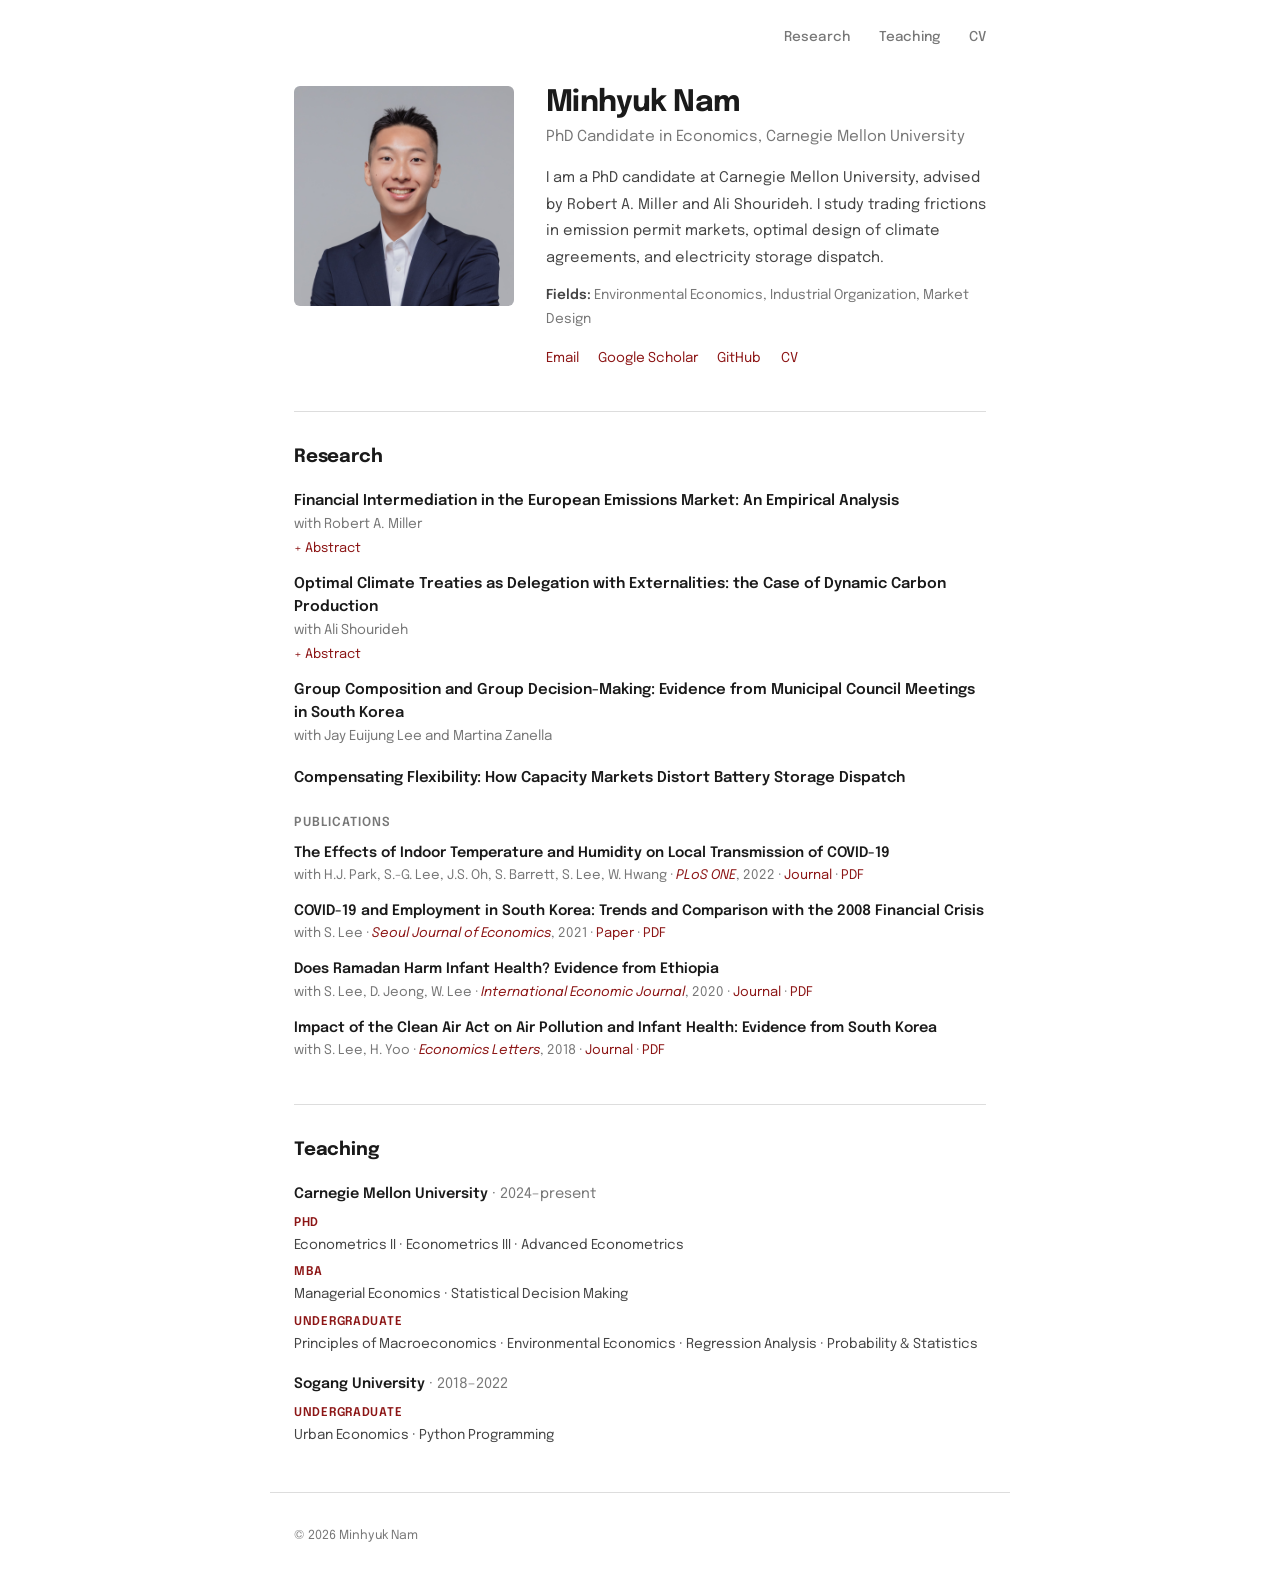
<file: index.html>
<!DOCTYPE html>
<html lang="en">
<head>
<meta charset="UTF-8">
<meta name="viewport" content="width=device-width, initial-scale=1.0">
<title>Minhyuk Nam</title>
<link href="https://fonts.googleapis.com/css2?family=Epilogue:wght@300;400;500;600;700&display=swap" rel="stylesheet">
<style>
:root {
  --ink: #1a1a1a;
  --body: #444;
  --muted: #777;
  --accent: #8C1515;
  --border: #ddd;
  --bg: #fff;
}
*, *::before, *::after { box-sizing: border-box; margin: 0; padding: 0; }
html { scroll-behavior: smooth; }
body {
  font-family: 'Epilogue', system-ui, -apple-system, sans-serif;
  color: var(--body);
  background: var(--bg);
  font-size: 15px;
  line-height: 1.75;
  -webkit-font-smoothing: antialiased;
}
::selection { background: #e8d5d5; }
a { color: var(--accent); text-decoration: none; }
a:hover { text-decoration: underline; }

/* ── Nav ── */
nav {
  max-width: 740px; margin: 0 auto;
  padding: 1.6rem 1.5rem .8rem;
  display: flex; justify-content: flex-end; gap: 1.8rem;
}
nav a { font-size: .85rem; font-weight: 500; color: var(--muted); letter-spacing: .01em; }
nav a:hover { color: var(--ink); text-decoration: none; }

/* ── Hero / About ── */
.hero {
  max-width: 740px; margin: 0 auto;
  padding: 1.5rem 1.5rem 2.5rem;
  display: grid; grid-template-columns: 220px 1fr; gap: 2rem; align-items: start;
}
.hero-photo {
  width: 100%; border-radius: 6px; overflow: hidden;
  background: #f0f0f0;
}
.hero-photo img { width: 100%; height: auto; display: block; }
.hero-text h1 { font-size: 1.85rem; font-weight: 700; color: var(--ink); line-height: 1.2; margin-bottom: .15rem; letter-spacing: -.02em; }
.hero-text .role { font-size: .95rem; color: var(--muted); margin-bottom: .9rem; }
.hero-text .bio { font-size: .92rem; line-height: 1.8; color: var(--body); }
.hero-text .fields { margin-top: .8rem; font-size: .85rem; color: var(--muted); }
.hero-text .fields strong { color: var(--body); font-weight: 600; }
.hero-text .links { margin-top: 1rem; display: flex; gap: 1.2rem; font-size: .85rem; flex-wrap: wrap; }

/* ── Sections ── */
.container { max-width: 740px; margin: 0 auto; padding: 0 1.5rem; }
.section { padding: 1.8rem 0; border-top: 1px solid var(--border); }
.section h2 { font-size: 1.15rem; font-weight: 700; color: var(--ink); margin-bottom: 1rem; letter-spacing: -.01em; }

/* ── Papers ── */
.paper { margin-bottom: 1.1rem; }
.paper .title { font-weight: 600; font-size: .93rem; color: var(--ink); line-height: 1.55; }
.paper .meta { font-size: .85rem; color: var(--muted); margin-top: .05rem; }
.paper .meta em { font-style: italic; color: var(--accent); }
.paper .paper-links { margin-top: .3rem; display: flex; gap: .8rem; font-size: .82rem; }
.paper .paper-links a, .paper .paper-links button {
  font-family: inherit; font-size: .82rem; color: var(--accent);
  background: none; border: none; padding: 0; cursor: pointer;
}
.paper .paper-links a:hover, .paper .paper-links button:hover { text-decoration: underline; }
.paper .abstract {
  display: none; margin-top: .5rem; padding: .7rem 0 .7rem 1rem;
  border-left: 2px solid var(--border); font-size: .85rem; line-height: 1.8; color: var(--muted);
}
.paper .abstract.open { display: block; }

/* ── Publications ── */
.pub { margin-bottom: .8rem; }
.pub .title { font-weight: 600; font-size: .9rem; color: var(--ink); line-height: 1.55; }
.pub .meta { font-size: .83rem; color: var(--muted); }
.pub .meta em { font-style: italic; color: var(--accent); }

/* ── Teaching ── */
.teach-group { margin-bottom: 1rem; }
.teach-group h4 { font-size: .9rem; font-weight: 600; color: var(--ink); margin-bottom: .15rem; }
.teach-group h4 span { font-weight: 400; color: var(--muted); }
.teach-level { font-size: .75rem; font-weight: 600; text-transform: uppercase; letter-spacing: .06em; color: var(--accent); margin-top: .35rem; }
.teach-courses { font-size: .85rem; color: var(--body); line-height: 1.7; }

/* ── Footer ── */
footer { max-width: 740px; margin: 0 auto; padding: 2rem 1.5rem; border-top: 1px solid var(--border); font-size: .78rem; color: var(--muted); }

/* ── Mobile ── */
@media (max-width: 640px) {
  .hero { grid-template-columns: 1fr; gap: 1.2rem; }
  .hero-photo { width: 180px; }
  nav { padding: 1.2rem 1.5rem .5rem; gap: 1.2rem; }
}
</style>
</head>
<body>

<nav>
  <a href="#research">Research</a>
  <a href="#teaching">Teaching</a>
  <a href="files/cv/Minhyuk_Nam_CV.pdf">CV</a>
</nav>

<div class="hero">
  <div class="hero-photo"><img src="assets/photo.jpeg" alt="Minhyuk Nam"></div>
  <div class="hero-text">
    <h1>Minhyuk Nam</h1>
    <p class="role">PhD Candidate in Economics, Carnegie Mellon University</p>
    <p class="bio">
      I am a PhD candidate at Carnegie Mellon University, advised by
      Robert A. Miller and Ali Shourideh. I study trading frictions
      in emission permit markets, optimal design of climate agreements,
      and electricity storage dispatch.
    </p>
    <p class="fields"><strong>Fields:</strong> Environmental Economics, Industrial Organization, Market Design</p>
    <div class="links">
      <a href="mailto:minhyukn@andrew.cmu.edu">Email</a>
      <a href="https://scholar.google.com/citations?user=CK2TsPYAAAAJ&hl=en">Google Scholar</a>
      <a href="https://github.com/mhnam">GitHub</a>
      <a href="files/cv/Minhyuk_Nam_CV.pdf">CV</a>
    </div>
  </div>
</div>

<div class="container">
  <div class="section" id="research">
    <h2>Research</h2>

    <div class="paper">
      <div class="title">Financial Intermediation in the European Emissions Market: An Empirical Analysis</div>
      <div class="meta">with Robert A. Miller</div>
      <div class="paper-links">
        <button onclick="toggle(this)">+ Abstract</button>
      </div>
      <div class="abstract">The foundational literature on cap-and-trade &mdash; Montgomery (1972), Rubin (1996) &mdash; establishes that emission permit markets achieve cost-effective allocations under competitive equilibrium. Competitive equilibrium, however, requires a Walrasian price-clearing mechanism that does not exist in practice: in the EU Emissions Trading System, firms must find counterparties through costly search, pay to access centralized platforms, and negotiate bilaterally in decentralized markets. Using the complete record of allowance transfers from the Union Transaction Log, we compile a new transaction-level dataset covering all three trading venues &mdash; government auctions, the exchange limit-order market, and over-the-counter bilateral trades &mdash; and document patterns inconsistent with the competitive benchmark: persistent cross-venue price dispersion, inefficient inventory holdings, and active financial intermediation. We develop a continuous-time search and matching model that captures these institutional features. Heterogeneous emitters choose which venues to access, how intensely to search for OTC counterparties, and how much to trade; symmetric financial intermediaries (banks) buy from surplus firms and sell to deficit firms, earning an intermediation spread that exists only because of frictions. The model nests competitive equilibrium &mdash; where banks are redundant &mdash; as a benchmark, and the gap between the two equilibria provides the metric for measuring the cost of frictions and the value of intermediation. We specify a parametric version of the model and establish identification of all structural parameters. Estimation by full-solution methods is in progress. The estimated model will enable counterfactual analysis of market design, including the welfare consequences of financial participation.</div>
    </div>

    <div class="paper">
      <div class="title">Optimal Climate Treaties as Delegation with Externalities: the Case of Dynamic Carbon Production</div>
      <div class="meta">with Ali Shourideh</div>
      <div class="paper-links">
        <button onclick="toggle(this)">+ Abstract</button>
      </div>
      <div class="abstract">International climate agreements must delegate emission decisions to sovereign countries that hold private information about their abatement costs while managing a global externality whose damages depend on the cumulative stock of atmospheric carbon. We formulate this problem using dynamic mechanism design and characterize the structure of optimal agreements. Our two main results are that optimal treaties exhibit a cutoff structure in which countries with sufficiently low abatement costs are induced to reduce emissions, and we derive conditions under which simple &ldquo;total carbon budget&rdquo; mechanisms implement the social optimum.</div>
    </div>

    <div class="paper">
      <div class="title">Group Composition and Group Decision-Making: Evidence from Municipal Council Meetings in South Korea</div>
      <div class="meta">with Jay Euijung Lee and Martina Zanella</div>
    </div>

    <div class="paper">
      <div class="title">Compensating Flexibility: How Capacity Markets Distort Battery Storage Dispatch</div>
    </div>

    <div style="font-size:.78rem;font-weight:600;text-transform:uppercase;letter-spacing:.08em;color:var(--muted);margin-top:1.4rem;margin-bottom:.5rem;">Publications</div>

    <div class="pub">
      <div class="title">The Effects of Indoor Temperature and Humidity on Local Transmission of COVID-19</div>
      <div class="meta">with H.J. Park, S.-G. Lee, J.S. Oh, S. Barrett, S. Lee, W. Hwang &middot; <em>PLoS ONE</em>, 2022 &middot; <a href="https://journals.plos.org/plosone/article?id=10.1371/journal.pone.0271760">Journal</a> &middot; <a href="files/papers/journal.pone.0271760.pdf">PDF</a></div>
    </div>

    <div class="pub">
      <div class="title">COVID-19 and Employment in South Korea: Trends and Comparison with the 2008 Financial Crisis</div>
      <div class="meta">with S. Lee &middot; <em>Seoul Journal of Economics</em>, 2021 &middot; <a href="https://papers.ssrn.com/sol3/papers.cfm?abstract_id=3785065">Paper</a> &middot; <a href="files/papers/COVID-19 and Employment in South Korea.pdf">PDF</a></div>
    </div>

    <div class="pub">
      <div class="title">Does Ramadan Harm Infant Health? Evidence from Ethiopia</div>
      <div class="meta">with S. Lee, D. Jeong, W. Lee &middot; <em>International Economic Journal</em>, 2020 &middot; <a href="https://www.tandfonline.com/doi/full/10.1080/10168737.2020.1811750">Journal</a> &middot; <a href="files/papers/Does Ramadan Harm Infant Health Evidence from Ethiopia.pdf">PDF</a></div>
    </div>

    <div class="pub">
      <div class="title">Impact of the Clean Air Act on Air Pollution and Infant Health: Evidence from South Korea</div>
      <div class="meta">with S. Lee, H. Yoo &middot; <em>Economics Letters</em>, 2018 &middot; <a href="https://www.sciencedirect.com/science/article/abs/pii/S0165176518301393">Journal</a> &middot; <a href="files/papers/Impact of the Clean Air Act on air pollution and infant health Evidence from South Korea.pdf">PDF</a></div>
    </div>
  </div>

  <div class="section" id="teaching">
    <h2>Teaching</h2>
    <div class="teach-group">
      <h4>Carnegie Mellon University <span>&middot; 2024&ndash;present</span></h4>
      <div class="teach-level">PhD</div>
      <div class="teach-courses">Econometrics II &middot; Econometrics III &middot; Advanced Econometrics</div>
      <div class="teach-level">MBA</div>
      <div class="teach-courses">Managerial Economics &middot; Statistical Decision Making</div>
      <div class="teach-level">Undergraduate</div>
      <div class="teach-courses">Principles of Macroeconomics &middot; Environmental Economics &middot; Regression Analysis &middot; Probability &amp; Statistics</div>
    </div>
    <div class="teach-group">
      <h4>Sogang University <span>&middot; 2018&ndash;2022</span></h4>
      <div class="teach-level">Undergraduate</div>
      <div class="teach-courses">Urban Economics &middot; Python Programming</div>
    </div>
  </div>
</div>

<footer>&copy; 2026 Minhyuk Nam</footer>

<script>
function toggle(btn) {
  const abs = btn.parentElement.nextElementSibling;
  const open = abs.classList.toggle('open');
  btn.textContent = open ? '\u2212 Abstract' : '+ Abstract';
}
</script>
</body>
</html>
</file>
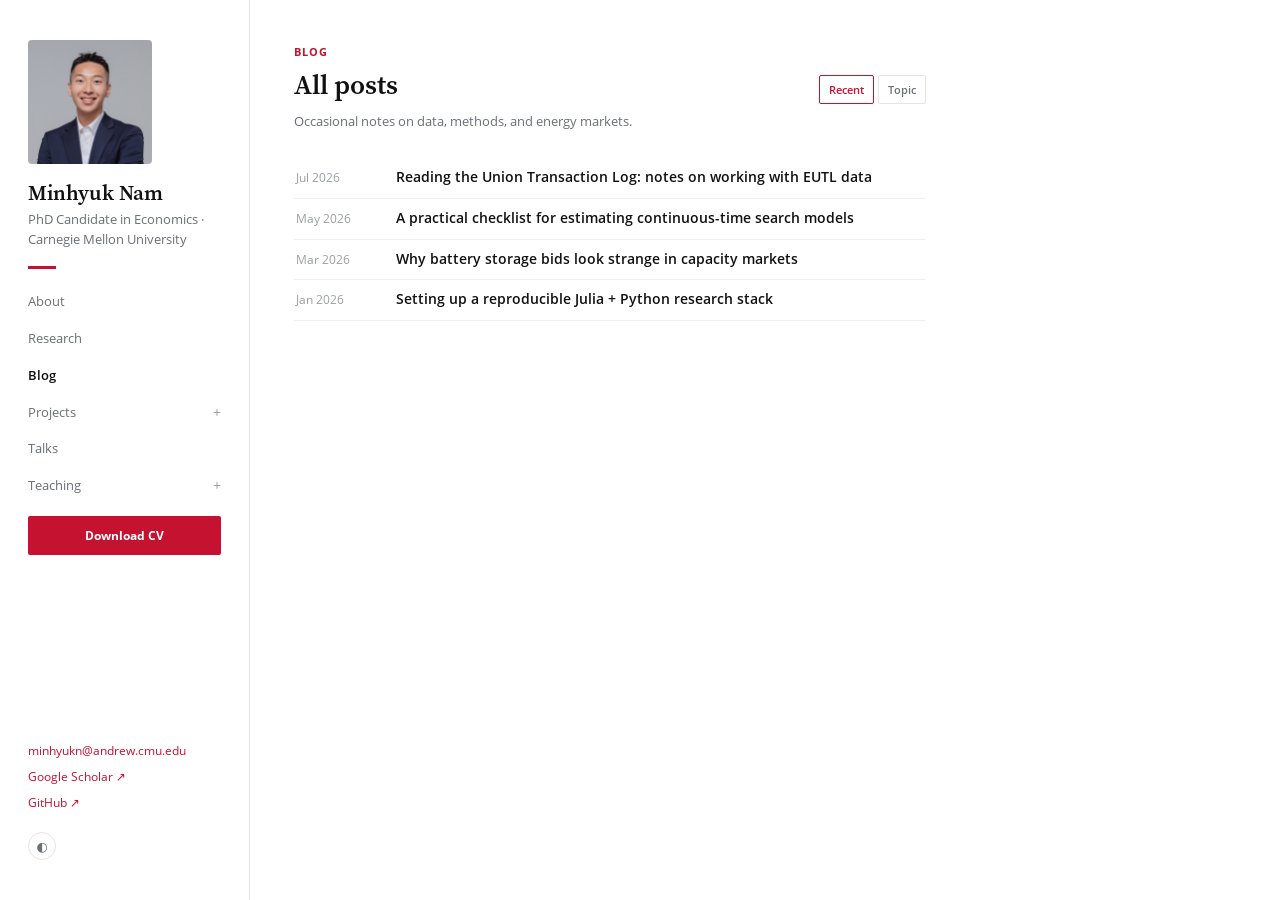
<file: blog.html>
<!DOCTYPE html>
<html lang="en">
<head>
<meta charset="utf-8">
<meta name="viewport" content="width=device-width, initial-scale=1">
<title>Blog — Minhyuk Nam</title>
<link rel="stylesheet" href="assets/css/site.css">
</head>
<body data-page="blog">
<div class="shell">
  <aside id="sidebar" class="sidebar"></aside>
  <main class="content">
    <div id="mobilebar" class="mobilebar"></div>
    <div class="page">
      <div class="eyebrow">Blog</div>
      <div class="sechead" style="margin-bottom:4px">
        <h1>All posts</h1>
        <div class="sortbtns" id="post-sort"></div>
      </div>
      <p class="lede">Occasional notes on data, methods, and energy markets.</p>
      <div class="rows norule" id="posts"></div>
    </div>
  </main>
</div>
<script src="content.js"></script>
<script src="assets/js/site.js"></script>
</body>
</html>
</file>
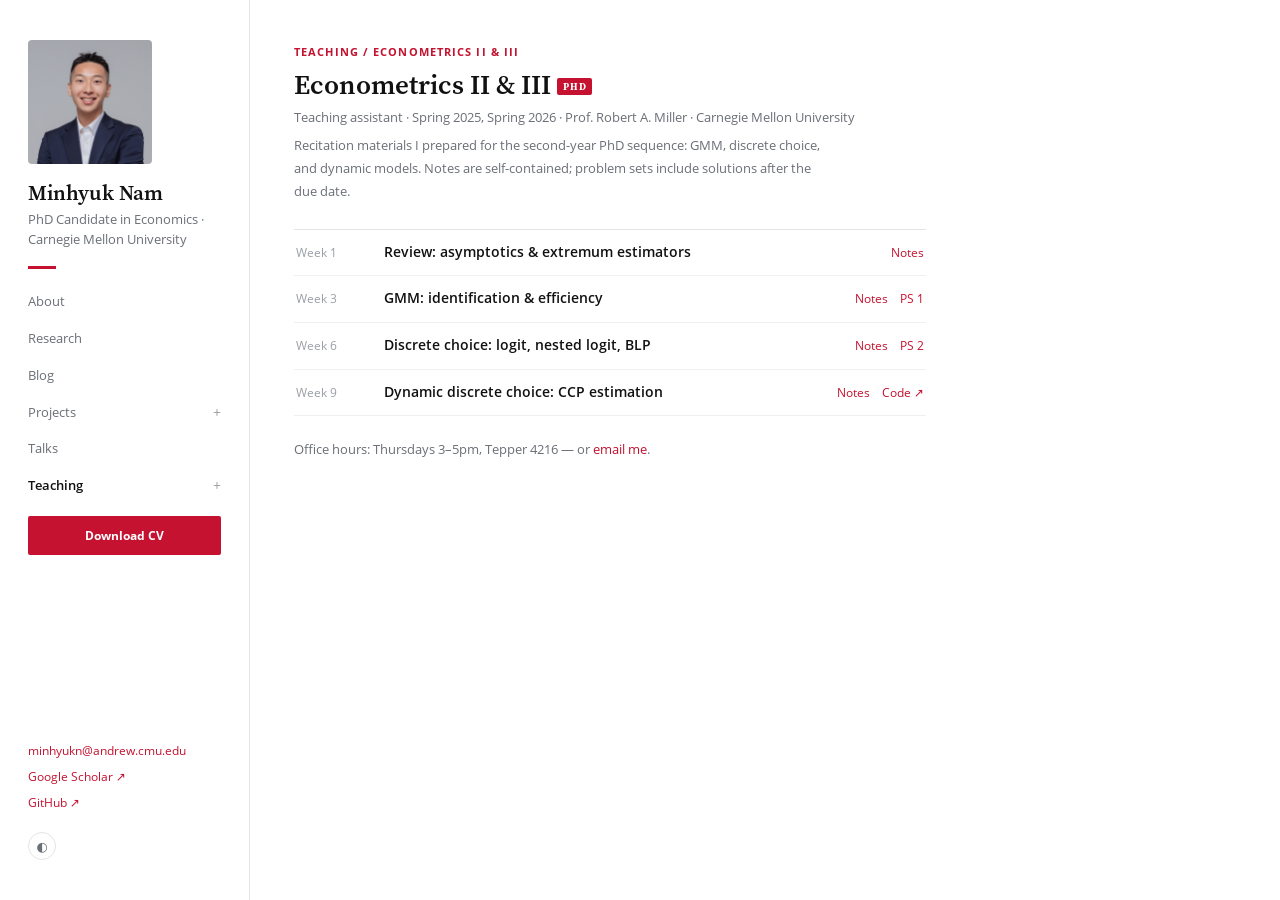
<file: course-econometrics.html>
<!DOCTYPE html>
<html lang="en">
<head>
<meta charset="utf-8">
<meta name="viewport" content="width=device-width, initial-scale=1">
<title>Econometrics II &amp; III — Minhyuk Nam</title>
<link rel="stylesheet" href="assets/css/site.css">
</head>
<body data-page="teaching">
<div class="shell">
  <aside id="sidebar" class="sidebar"></aside>
  <main class="content">
    <div id="mobilebar" class="mobilebar"></div>
    <div class="page">
      <div class="eyebrow"><a href="teaching.html">Teaching</a> / Econometrics II &amp; III</div>
      <h1>Econometrics II &amp; III <span class="jmp" style="vertical-align:4px">PhD</span></h1>
      <p class="lede" style="margin-bottom:6px">Teaching assistant · Spring 2025, Spring 2026 · Prof. Robert A. Miller · Carnegie Mellon University</p>
      <p class="lede" style="max-width:540px">Recitation materials I prepared for the second-year PhD sequence: GMM, discrete choice, and dynamic models. Notes are self-contained; problem sets include solutions after the due date.</p>
      <div style="border-top:1px solid var(--line)">
        <div class="weekrow"><span class="wk">Week 1</span><span class="wt">Review: asymptotics &amp; extremum estimators</span><span class="wlinks"><a href="files/teaching/econII-week1.pdf">Notes</a></span></div>
        <div class="weekrow"><span class="wk">Week 3</span><span class="wt">GMM: identification &amp; efficiency</span><span class="wlinks"><a href="files/teaching/econII-week3.pdf">Notes</a><a href="files/teaching/econII-ps1.pdf">PS 1</a></span></div>
        <div class="weekrow"><span class="wk">Week 6</span><span class="wt">Discrete choice: logit, nested logit, BLP</span><span class="wlinks"><a href="files/teaching/econII-week6.pdf">Notes</a><a href="files/teaching/econII-ps2.pdf">PS 2</a></span></div>
        <div class="weekrow"><span class="wk">Week 9</span><span class="wt">Dynamic discrete choice: CCP estimation</span><span class="wlinks"><a href="files/teaching/econII-week9.pdf">Notes</a><a href="https://github.com/mhnam">Code ↗</a></span></div>
      </div>
      <p class="lede" style="margin-top:22px">Office hours: Thursdays 3–5pm, Tepper 4216 — or <a href="mailto:minhyukn@andrew.cmu.edu">email me</a>.</p>
    </div>
  </main>
</div>
<script src="content.js"></script>
<script src="assets/js/site.js"></script>
</body>
</html>
</file>
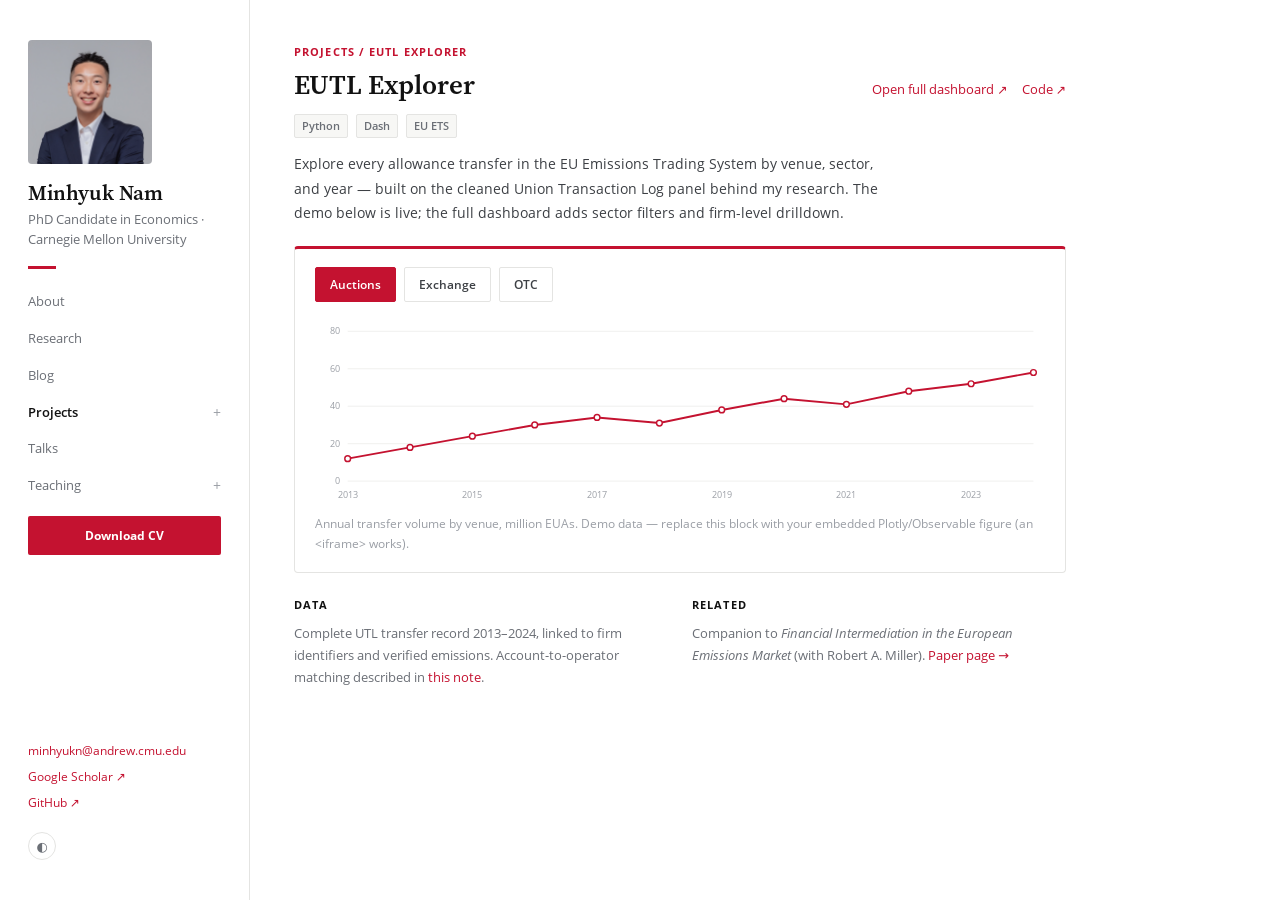
<file: project-eutl.html>
<!DOCTYPE html>
<html lang="en">
<head>
<meta charset="utf-8">
<meta name="viewport" content="width=device-width, initial-scale=1">
<title>EUTL Explorer — Minhyuk Nam</title>
<link rel="stylesheet" href="assets/css/site.css">
</head>
<body data-page="projects">
<div class="shell">
  <aside id="sidebar" class="sidebar"></aside>
  <main class="content wide">
    <div id="mobilebar" class="mobilebar"></div>
    <div class="page">
      <div class="eyebrow"><a href="projects.html">Projects</a> / EUTL Explorer</div>
      <div class="sechead" style="margin-bottom:8px">
        <h1>EUTL Explorer</h1>
        <div style="display:flex;gap:14px;font-size:12.5px"><a href="https://github.com/mhnam">Open full dashboard ↗</a><a href="https://github.com/mhnam">Code ↗</a></div>
      </div>
      <div style="display:flex;gap:8px;margin:0 0 14px">
        <span class="tag">Python</span><span class="tag">Dash</span><span class="tag">EU ETS</span>
      </div>
      <p style="margin:0 0 20px;max-width:600px">Explore every allowance transfer in the EU Emissions Trading System by venue, sector, and year — built on the cleaned Union Transaction Log panel behind my research. The demo below is live; the full dashboard adds sector filters and firm-level drilldown.</p>
      <div class="chartbox">
        <div class="venuebtns" id="venue-btns">
          <button class="venuebtn active" data-venue="auction">Auctions</button>
          <button class="venuebtn" data-venue="exchange">Exchange</button>
          <button class="venuebtn" data-venue="otc">OTC</button>
        </div>
        <div id="eutl-chart"></div>
        <div class="chartnote">Annual transfer volume by venue, million EUAs. Demo data — replace this block with your embedded Plotly/Observable figure (an &lt;iframe&gt; works).</div>
      </div>
      <div style="display:grid;grid-template-columns:repeat(auto-fit,minmax(260px,1fr));gap:24px">
        <div>
          <div class="seclabel" style="display:block;margin-bottom:8px">Data</div>
          <p style="margin:0;font-size:13px;color:var(--muted);line-height:1.7">Complete UTL transfer record 2013–2024, linked to firm identifiers and verified emissions. Account-to-operator matching described in <a href="blog.html">this note</a>.</p>
        </div>
        <div>
          <div class="seclabel" style="display:block;margin-bottom:8px">Related</div>
          <p style="margin:0;font-size:13px;color:var(--muted);line-height:1.7">Companion to <em>Financial Intermediation in the European Emissions Market</em> (with Robert A. Miller). <a href="research.html">Paper page →</a></p>
        </div>
      </div>
    </div>
  </main>
</div>
<script src="content.js"></script>
<script src="assets/js/site.js"></script>
</body>
</html>
</file>
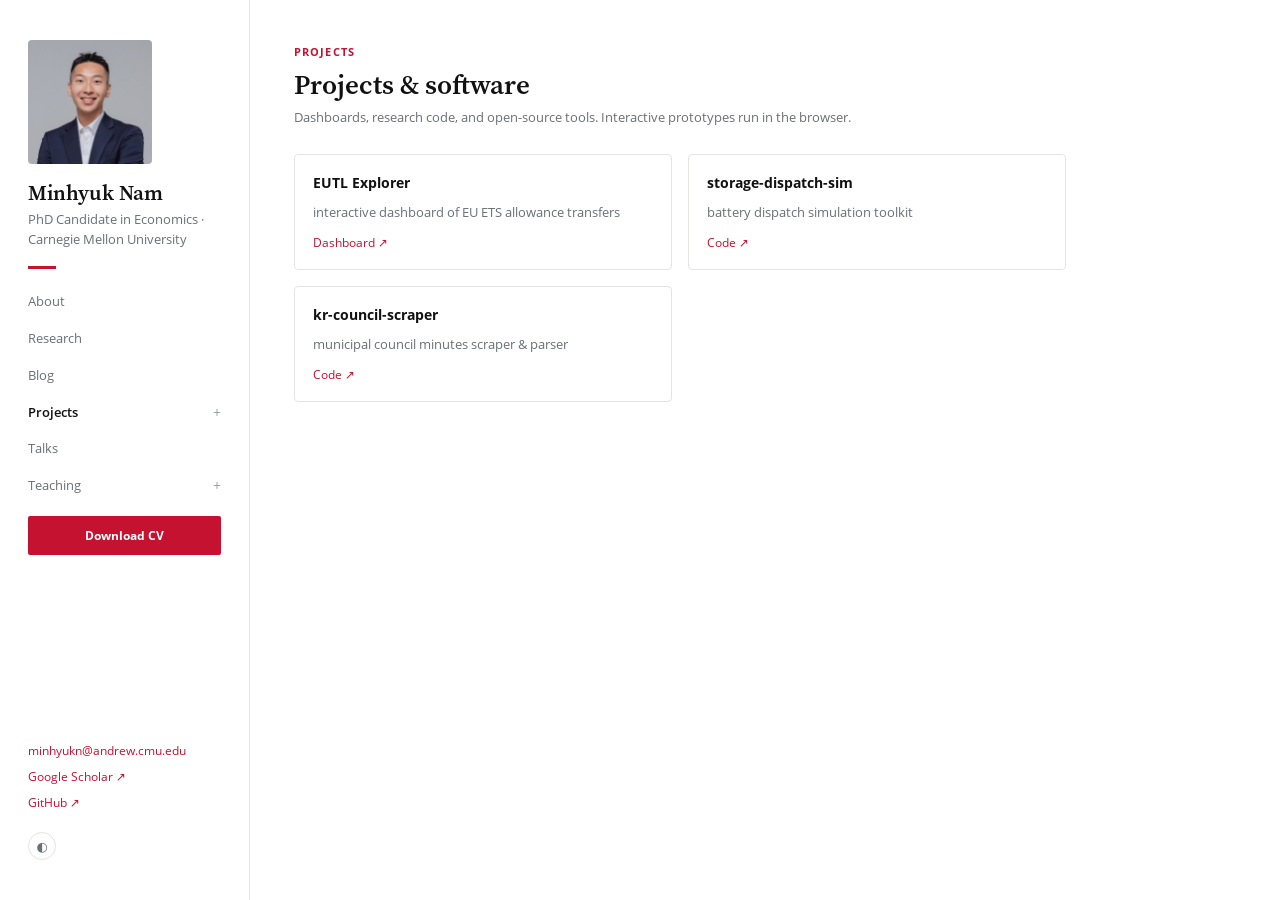
<file: projects.html>
<!DOCTYPE html>
<html lang="en">
<head>
<meta charset="utf-8">
<meta name="viewport" content="width=device-width, initial-scale=1">
<title>Projects — Minhyuk Nam</title>
<link rel="stylesheet" href="assets/css/site.css">
</head>
<body data-page="projects">
<div class="shell">
  <aside id="sidebar" class="sidebar"></aside>
  <main class="content wide">
    <div id="mobilebar" class="mobilebar"></div>
    <div class="page">
      <div class="eyebrow">Projects</div>
      <h1>Projects &amp; software</h1>
      <p class="lede">Dashboards, research code, and open-source tools. Interactive prototypes run in the browser.</p>
      <div class="projgrid" id="projcards"></div>
    </div>
  </main>
</div>
<script src="content.js"></script>
<script src="assets/js/site.js"></script>
</body>
</html>
</file>
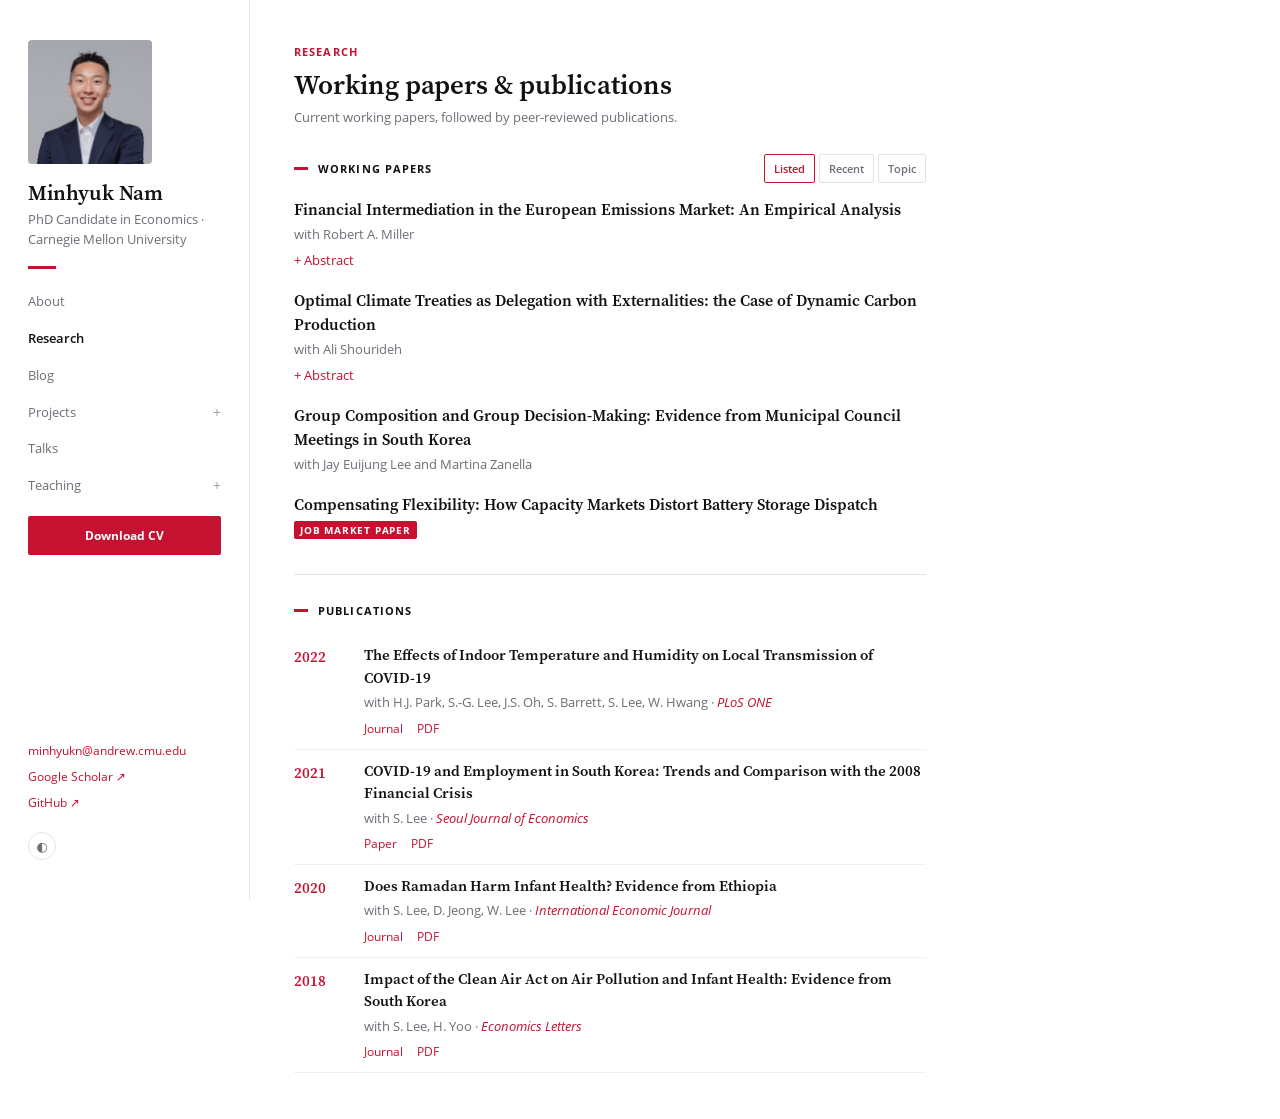
<file: research.html>
<!DOCTYPE html>
<html lang="en">
<head>
<meta charset="utf-8">
<meta name="viewport" content="width=device-width, initial-scale=1">
<title>Research — Minhyuk Nam</title>
<link rel="stylesheet" href="assets/css/site.css">
</head>
<body data-page="research" class="page-research">
<div class="shell">
  <aside id="sidebar" class="sidebar"></aside>
  <main class="content">
    <div id="mobilebar" class="mobilebar"></div>
    <div class="page">
      <div class="eyebrow">Research</div>
      <h1>Working papers &amp; publications</h1>
      <p class="lede">Current working papers, followed by peer-reviewed publications.</p>
      <div class="sechead">
        <div class="sechead-left"><span class="dash"></span><span class="seclabel">Working papers</span></div>
        <div class="sortbtns" id="paper-sort"></div>
      </div>
      <div id="papers"></div>
      <div class="sechead" id="publications" style="margin-top:34px;padding-top:26px;border-top:1px solid var(--line)">
        <div class="sechead-left"><span class="dash"></span><span class="seclabel">Publications</span></div>
      </div>
      <div id="pubs"></div>
    </div>
  </main>
</div>
<script src="content.js"></script>
<script src="assets/js/site.js"></script>
</body>
</html>
</file>
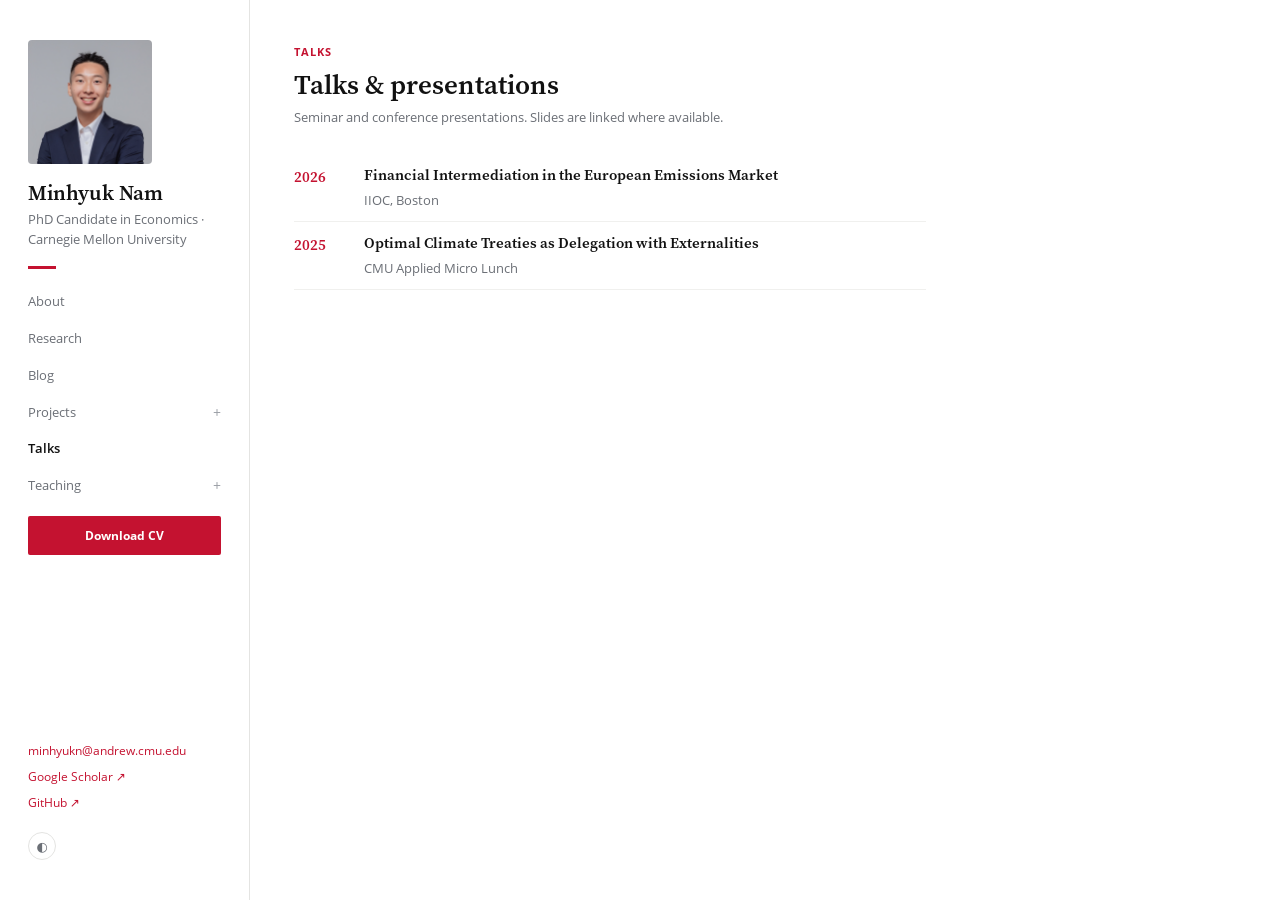
<file: talks.html>
<!DOCTYPE html>
<html lang="en">
<head>
<meta charset="utf-8">
<meta name="viewport" content="width=device-width, initial-scale=1">
<title>Talks — Minhyuk Nam</title>
<link rel="stylesheet" href="assets/css/site.css">
</head>
<body data-page="talks">
<div class="shell">
  <aside id="sidebar" class="sidebar"></aside>
  <main class="content">
    <div id="mobilebar" class="mobilebar"></div>
    <div class="page">
      <div class="eyebrow">Talks</div>
      <h1>Talks &amp; presentations</h1>
      <p class="lede">Seminar and conference presentations. Slides are linked where available.</p>
      <div id="talklist"></div>
    </div>
  </main>
</div>
<script src="content.js"></script>
<script src="assets/js/site.js"></script>
</body>
</html>
</file>
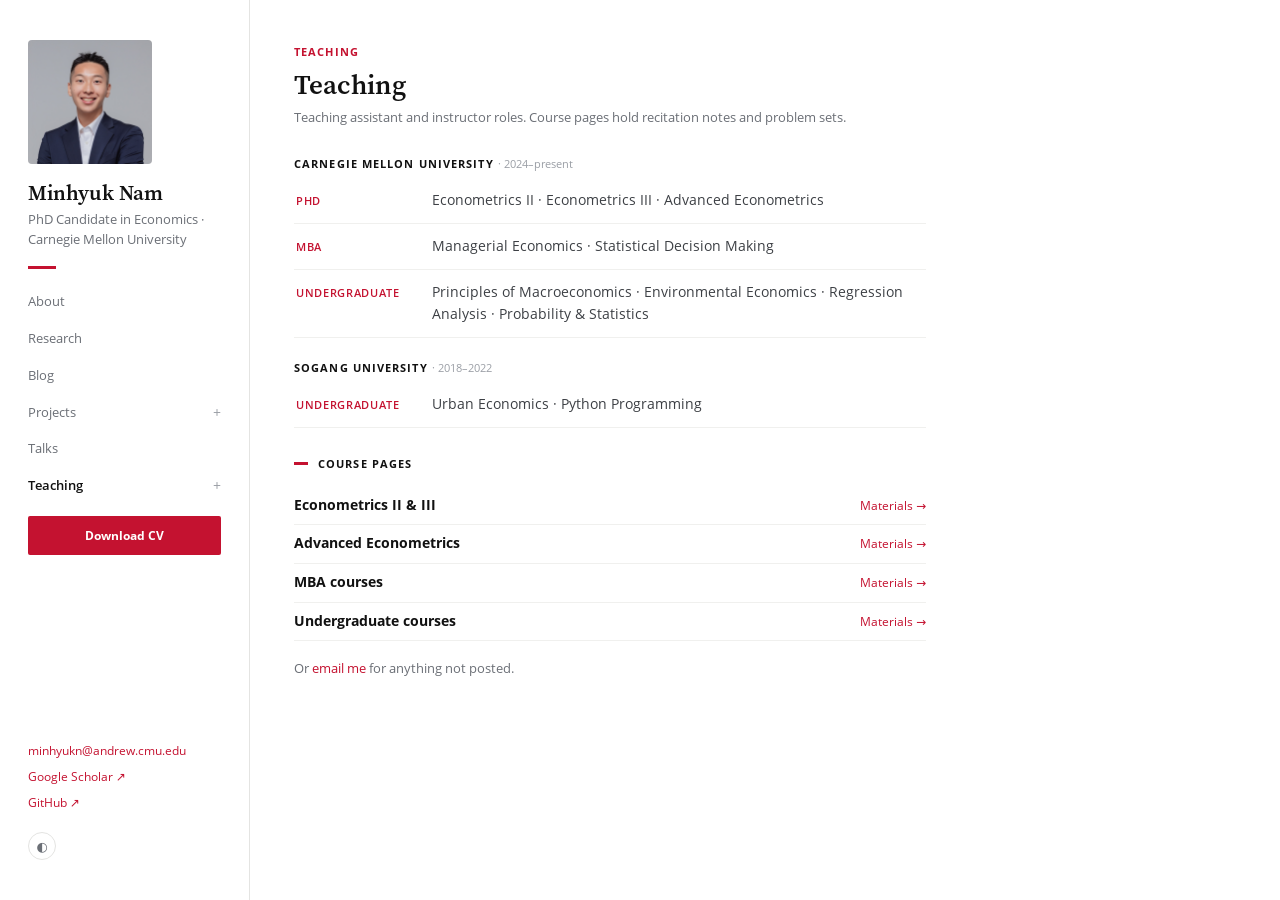
<file: teaching.html>
<!DOCTYPE html>
<html lang="en">
<head>
<meta charset="utf-8">
<meta name="viewport" content="width=device-width, initial-scale=1">
<title>Teaching — Minhyuk Nam</title>
<link rel="stylesheet" href="assets/css/site.css">
</head>
<body data-page="teaching">
<div class="shell">
  <aside id="sidebar" class="sidebar"></aside>
  <main class="content">
    <div id="mobilebar" class="mobilebar"></div>
    <div class="page">
      <div class="eyebrow">Teaching</div>
      <h1>Teaching</h1>
      <p class="lede">Teaching assistant and instructor roles. Course pages hold recitation notes and problem sets.</p>
      <div id="teachlist"></div>
      <div class="sechead" style="margin-top:26px">
        <div class="sechead-left"><span class="dash"></span><span class="seclabel">Course pages</span></div>
      </div>
      <div id="coursepages"></div>
      <p class="lede" style="margin-top:16px">Or <a href="mailto:minhyukn@andrew.cmu.edu">email me</a> for anything not posted.</p>
    </div>
  </main>
</div>
<script src="content.js"></script>
<script src="assets/js/site.js"></script>
</body>
</html>
</file>
<file: assets/css/site.css>
/* ═══════════════════════════════════════════════════════════
   Minhyuk Nam — personal site
   assets/css/site.css — all styling. Pages are templates;
   edit content in content.js, not here.
   ═══════════════════════════════════════════════════════════ */

@font-face { font-family: "Source Serif Pro"; src: url("../fonts/SourceSerifPro-Regular.otf") format("opentype"); font-weight: 400; font-style: normal; font-display: swap; }
@font-face { font-family: "Source Serif Pro"; src: url("../fonts/SourceSerifPro-It.otf") format("opentype"); font-weight: 400; font-style: italic; font-display: swap; }
@font-face { font-family: "Source Serif Pro"; src: url("../fonts/SourceSerifPro-Semibold.otf") format("opentype"); font-weight: 600; font-style: normal; font-display: swap; }
@font-face { font-family: "Source Serif Pro"; src: url("../fonts/SourceSerifPro-Bold.otf") format("opentype"); font-weight: 700; font-style: normal; font-display: swap; }
@font-face { font-family: "Open Sans"; src: url("../fonts/OpenSans-Regular.ttf") format("truetype"); font-weight: 400; font-style: normal; font-display: swap; }
@font-face { font-family: "Open Sans"; src: url("../fonts/OpenSans-Italic.ttf") format("truetype"); font-weight: 400; font-style: italic; font-display: swap; }
@font-face { font-family: "Open Sans"; src: url("../fonts/OpenSans-SemiBold.ttf") format("truetype"); font-weight: 600; font-style: normal; font-display: swap; }
@font-face { font-family: "Open Sans"; src: url("../fonts/OpenSans-Bold.ttf") format("truetype"); font-weight: 700; font-style: normal; font-display: swap; }

:root {
  --red: #C41230;
  --red-deep: #A00E27;
  --bg: #ffffff;
  --ink: #111111;
  --body: #3d4045;
  --muted: #6b6f76;
  --faint: #9a9ea5;
  --line: #e4e4e2;
  --hair: #f0f0ee;
  --wash: #f7f7f5;
  --serif: "Source Serif Pro", Georgia, serif;
  --sans: "Open Sans", system-ui, sans-serif;
}
body.dark {
  --bg: #141414; --ink: #f2f0ec; --body: #c6c6c2; --muted: #9f9f9a;
  --faint: #7d7d78; --line: #2e2e2c; --hair: #232321; --wash: #1e1e1c;
}

* { box-sizing: border-box; }
body {
  margin: 0; background: var(--bg); color: var(--body);
  font-family: var(--sans); font-size: 14px; line-height: 1.75;
  transition: background 200ms, color 200ms;
  -webkit-font-smoothing: antialiased;
}
a { color: var(--red); text-decoration: none; }
a:hover:not(.cvbtn) { text-decoration: underline; color: var(--red); }
a:focus-visible, button:focus-visible, summary:focus-visible {
  outline: none; box-shadow: 0 0 0 3px rgba(196,18,48,.18); border-radius: 2px;
}
button { font-family: inherit; }

/* ── Shell ── */
.shell { display: grid; grid-template-columns: 250px minmax(0,1fr); min-height: 100vh; }
.content { max-width: 720px; padding: 42px 44px 46px; }
.content.wide { max-width: 860px; }

/* ── Sidebar ── */
.sidebar {
  display: flex; flex-direction: column; border-right: 1px solid var(--line);
  padding: 40px 28px; position: sticky; top: 0; align-self: flex-start;
  min-height: 100vh; max-height: 100vh; overflow-y: auto;
}
.idlink { text-decoration: none; }
.idlink:hover { text-decoration: none; }
.portrait { width: 124px; border-radius: 4px; display: block; background: var(--wash); margin-bottom: 16px; }
.name { font-family: var(--serif); font-size: 21px; font-weight: 600; color: var(--ink); line-height: 1.25; }
.role { font-size: 12.5px; color: var(--muted); margin-top: 4px; line-height: 1.6; }
.rule { width: 28px; height: 3px; background: var(--red); margin: 16px 0; }
.navcol { display: flex; flex-direction: column; gap: 4px; font-size: 13px; }
.navcol .nav { color: var(--muted); padding: 5px 0; }
.navcol .nav.active { color: var(--ink); font-weight: 600; }
.navcol .nav:hover { color: var(--red); text-decoration: none; }
.navgroup { display: flex; flex-direction: column; }
.navrow { display: flex; justify-content: space-between; align-items: center; }
.navrow .nav { flex: 1; }
.caret { font-size: 14px; color: var(--faint); background: none; border: none; padding: 8px 14px; margin-right: -14px; cursor: pointer; line-height: 1; }
.submenu {
  display: flex; flex-direction: column; padding-left: 12px; border-left: 2px solid var(--hair);
  overflow: hidden; max-height: 0; opacity: 0;
  transition: max-height 220ms cubic-bezier(.2,0,0,1), opacity 220ms cubic-bezier(.2,0,0,1);
}
.submenu.open { max-height: 260px; opacity: 1; }
.subnav { font-size: 12px; color: var(--muted); padding: 5px 0; }
.cvbtn {
  display: block; background: var(--red); color: #fff !important; font-size: 12px; font-weight: 700;
  padding: 9px 12px; border-radius: 2px; text-align: center; margin-top: 10px;
}
.cvbtn:hover { background: var(--red-deep); text-decoration: none; }
.contacts { margin-top: auto; padding-top: 28px; display: flex; flex-direction: column; gap: 5px; font-size: 12px; }
.themebtn {
  font-size: 13px; line-height: 1; color: var(--muted); background: none;
  border: 1px solid var(--line); border-radius: 50%; width: 28px; height: 28px;
  cursor: pointer; margin-top: 14px; align-self: flex-start;
  display: flex; align-items: center; justify-content: center; padding: 0;
}

/* ── Mobile bar ── */
.mobilebar { display: none; }

/* ── Page furniture ── */
.eyebrow { font-size: 11px; font-weight: 700; text-transform: uppercase; letter-spacing: .1em; color: var(--red); margin-bottom: 8px; }
h1 { margin: 0 0 4px; font-family: var(--serif); font-size: 27px; font-weight: 600; color: var(--ink); line-height: 1.2; }
.lede { margin: 0 0 26px; font-size: 13px; color: var(--muted); }
.tagline { margin: 0 0 12px; font-family: var(--serif); font-size: 25px; font-weight: 600; letter-spacing: -.01em; color: var(--ink); line-height: 1.3; max-width: 560px; text-wrap: balance; }
.bio { margin: 0; font-size: 14px; line-height: 1.85; max-width: 560px; }
.fields { margin: 10px 0 0; font-size: 12.8px; color: var(--muted); }
.fields strong { color: var(--body); font-weight: 600; }
.quicklinks { margin-top: 13px; display: flex; gap: 18px; font-size: 13px; flex-wrap: wrap; }

.section { padding: 24px 0; border-top: 1px solid var(--line); }
.sechead { display: flex; justify-content: space-between; align-items: baseline; flex-wrap: wrap; gap: 8px; margin-bottom: 14px; }
.sechead-left { display: flex; align-items: baseline; gap: 10px; }
.dash { width: 14px; height: 3px; background: var(--red); display: inline-block; transform: translateY(-3px); }
.seclabel { font-size: 11px; font-weight: 700; text-transform: uppercase; letter-spacing: .1em; color: var(--ink); }
.seclink { font-size: 12.3px; }

/* ── Papers ── */
.paper { margin-bottom: 16px; }
.paper .title { font-family: var(--serif); font-weight: 600; font-size: 15.5px; color: var(--ink); line-height: 1.5; }
.page-research .paper .title { font-size: 16px; }
.paper .meta { font-size: 12.8px; color: var(--muted); margin-top: 2px; }
.jmp {
  font-size: 10px; font-weight: 700; text-transform: uppercase; letter-spacing: .08em;
  color: #fff; background: var(--red); border-radius: 2px; padding: 2px 6px; margin-right: 8px; white-space: nowrap;
}
.paper details { margin-top: 2px; }
.paper summary { list-style: none; cursor: pointer; display: inline; font-size: 12.5px; color: var(--red); }
.paper summary::-webkit-details-marker { display: none; }
.paper summary::before { content: "+ Abstract"; }
.paper details[open] summary::before { content: "− Abstract"; }
.paper .abstract { margin-top: 8px; padding: 8px 0 8px 14px; border-left: 2px solid var(--line); font-size: 13px; line-height: 1.8; color: var(--muted); }
.topichead { font-size: 11px; font-weight: 600; text-transform: uppercase; letter-spacing: .06em; color: var(--red); margin: 4px 0 10px; }

/* ── Publications ── */
.pub { display: grid; grid-template-columns: 52px 1fr; gap: 18px; padding: 10px 0; border-bottom: 1px solid var(--hair); }
.pub .year { font-family: var(--serif); font-weight: 600; font-size: 15px; color: var(--red); }
.pub .title { font-family: var(--serif); font-weight: 600; font-size: 15px; color: var(--ink); line-height: 1.5; }
.pub .meta { font-size: 12.8px; color: var(--muted); margin-top: 2px; }
.pub .meta em { color: var(--red); }
.pub .links { display: flex; gap: 14px; font-size: 12px; margin-top: 4px; }

/* ── Dated rows (news, blog, talks) ── */
.rows { border-top: 1px solid var(--line); }
.section .rows, .norule { border-top: none; }
.row { display: grid; grid-template-columns: 84px 1fr; gap: 16px; padding: 8px 2px; border-bottom: 1px solid var(--hair); align-items: baseline; }
.row .when { font-size: 12px; color: var(--faint); }
.row .what { font-size: 13.5px; }
.row a.what, .row .what a { font-weight: 600; color: var(--ink); }
.chip { font-size: 10.5px; font-weight: 600; color: var(--muted); background: var(--wash); border: 1px solid var(--line); border-radius: 2px; padding: 1px 6px; margin-left: 8px; }

/* ── Sort buttons ── */
.sortbtns { display: flex; gap: 4px; }
.sortbtn { font-size: 11px; font-weight: 600; padding: 8px 9px; border-radius: 2px; border: 1px solid var(--line); background: none; color: var(--muted); cursor: pointer; line-height: 1; }
.sortbtn.active { color: var(--red); border-color: var(--red); }

/* ── Projects ── */
.projgrid { display: grid; grid-template-columns: repeat(auto-fill, minmax(280px, 1fr)); gap: 16px; }
.projcard { border: 1px solid var(--line); border-radius: 4px; padding: 16px 18px; }
.projcard.featured { border-top: 3px solid var(--red); }
.projcard .pname { font-weight: 700; font-size: 14px; color: var(--ink); }
.projcard p { margin: 6px 0 10px; font-size: 12.8px; color: var(--muted); line-height: 1.6; }
.projcard .plinks { display: flex; gap: 12px; font-size: 12px; }
.projrow { display: grid; grid-template-columns: 1fr auto; gap: 16px; padding: 7px 0; border-bottom: 1px solid var(--hair); align-items: baseline; }
.projrow .pname { font-weight: 700; font-size: 13.5px; color: var(--ink); }
.projrow .pdesc { font-size: 12.8px; color: var(--muted); }
.projrow .plink { font-size: 12px; }
.tag { font-size: 10.5px; font-weight: 600; color: var(--muted); background: var(--wash); border: 1px solid var(--line); border-radius: 2px; padding: 2px 7px; }

/* ── Teaching ── */
.school { font-size: 11px; font-weight: 700; text-transform: uppercase; letter-spacing: .1em; color: var(--ink); margin: 20px 0 4px; }
.school .period { font-weight: 400; color: var(--faint); text-transform: none; letter-spacing: 0; }
.courserow { display: grid; grid-template-columns: 120px 1fr; gap: 16px; padding: 11px 2px; border-bottom: 1px solid var(--hair); align-items: baseline; }
.courserow .level { font-size: 11px; font-weight: 600; text-transform: uppercase; letter-spacing: .06em; color: var(--red); }
.courserow .courses { font-size: 13.5px; line-height: 1.7; }
.weekrow { display: grid; grid-template-columns: 72px 1fr auto; gap: 16px; padding: 11px 2px; border-bottom: 1px solid var(--hair); align-items: baseline; }
.weekrow .wk { font-size: 11.5px; color: var(--faint); }
.weekrow .wt { font-size: 13.5px; font-weight: 600; color: var(--ink); }
.weekrow .wlinks { display: flex; gap: 12px; font-size: 12px; }

/* ── Chart demo ── */
.chartbox { border: 1px solid var(--line); border-top: 3px solid var(--red); border-radius: 4px; padding: 18px 20px; margin-bottom: 22px; }
.chartnote { font-size: 11.5px; color: var(--faint); margin-top: 8px; }
.venuebtns { display: flex; gap: 8px; margin-bottom: 12px; }
.venuebtn { font-size: 12px; font-weight: 600; padding: 8px 14px; border-radius: 2px; border: 1px solid var(--line); background: none; color: var(--body); cursor: pointer; }
.venuebtn.active { background: var(--red); border-color: var(--red); color: #fff; }

.footer { padding: 22px 0 6px; border-top: 1px solid var(--line); display: flex; justify-content: space-between; font-size: 11.5px; color: var(--faint); }

/* ── Mobile ── */
@media (max-width: 760px) {
  .shell { grid-template-columns: 1fr; }
  .sidebar { display: none; }
  .content { padding: 0 22px 40px; }
  .mobilebar { display: block; }
  .mobilebar .bar { display: flex; justify-content: space-between; align-items: baseline; padding: 18px 0 6px; flex-wrap: wrap; gap: 8px; }
  .mobilebar .brand { font-family: var(--serif); font-weight: 600; font-size: 15px; color: var(--ink); }
  .mobilebar .brand .mark { color: var(--red); }
  .mobilebar .links { display: flex; gap: 16px; flex-wrap: wrap; align-items: center; }
  .mobilebar .links a, .mobilebar .links button.navbtn { font-size: 12px; font-weight: 600; color: var(--muted); background: none; border: none; padding: 10px 4px; margin: -10px -4px; cursor: pointer; text-decoration: none; }
  .mobilebar .links a.active, .mobilebar .links .navbtn.active { color: var(--ink); }
  .mobilebar .links a.cvlink { color: var(--red); }
  .mobilebar .themebtn { margin-top: 0; width: 24px; height: 24px; font-size: 12px; }
  .mpanel { display: flex; flex-wrap: wrap; gap: 6px 18px; padding: 0 12px; margin: 4px 0; background: var(--wash); border-radius: 4px; overflow: hidden; max-height: 0; opacity: 0; transition: max-height 220ms cubic-bezier(.2,0,0,1), opacity 220ms cubic-bezier(.2,0,0,1), padding 220ms cubic-bezier(.2,0,0,1); }
  .mpanel.open { max-height: 240px; opacity: 1; padding: 8px 12px; }
  .mpanel .plabel { font-size: 10.5px; font-weight: 700; text-transform: uppercase; letter-spacing: .08em; color: var(--red); align-self: center; }
  .mpanel a { font-size: 12px; color: var(--body); padding: 6px 0; }
  .mobhero { padding: 14px 0 6px; }
  .mobhero .portrait { width: 150px; }
  .mobhero h1 { font-size: 27px; margin-bottom: 3px; }
  .mobhero .role { font-size: 13.5px; margin-bottom: 12px; }
  .page { margin-top: 18px; }
}
</file>
